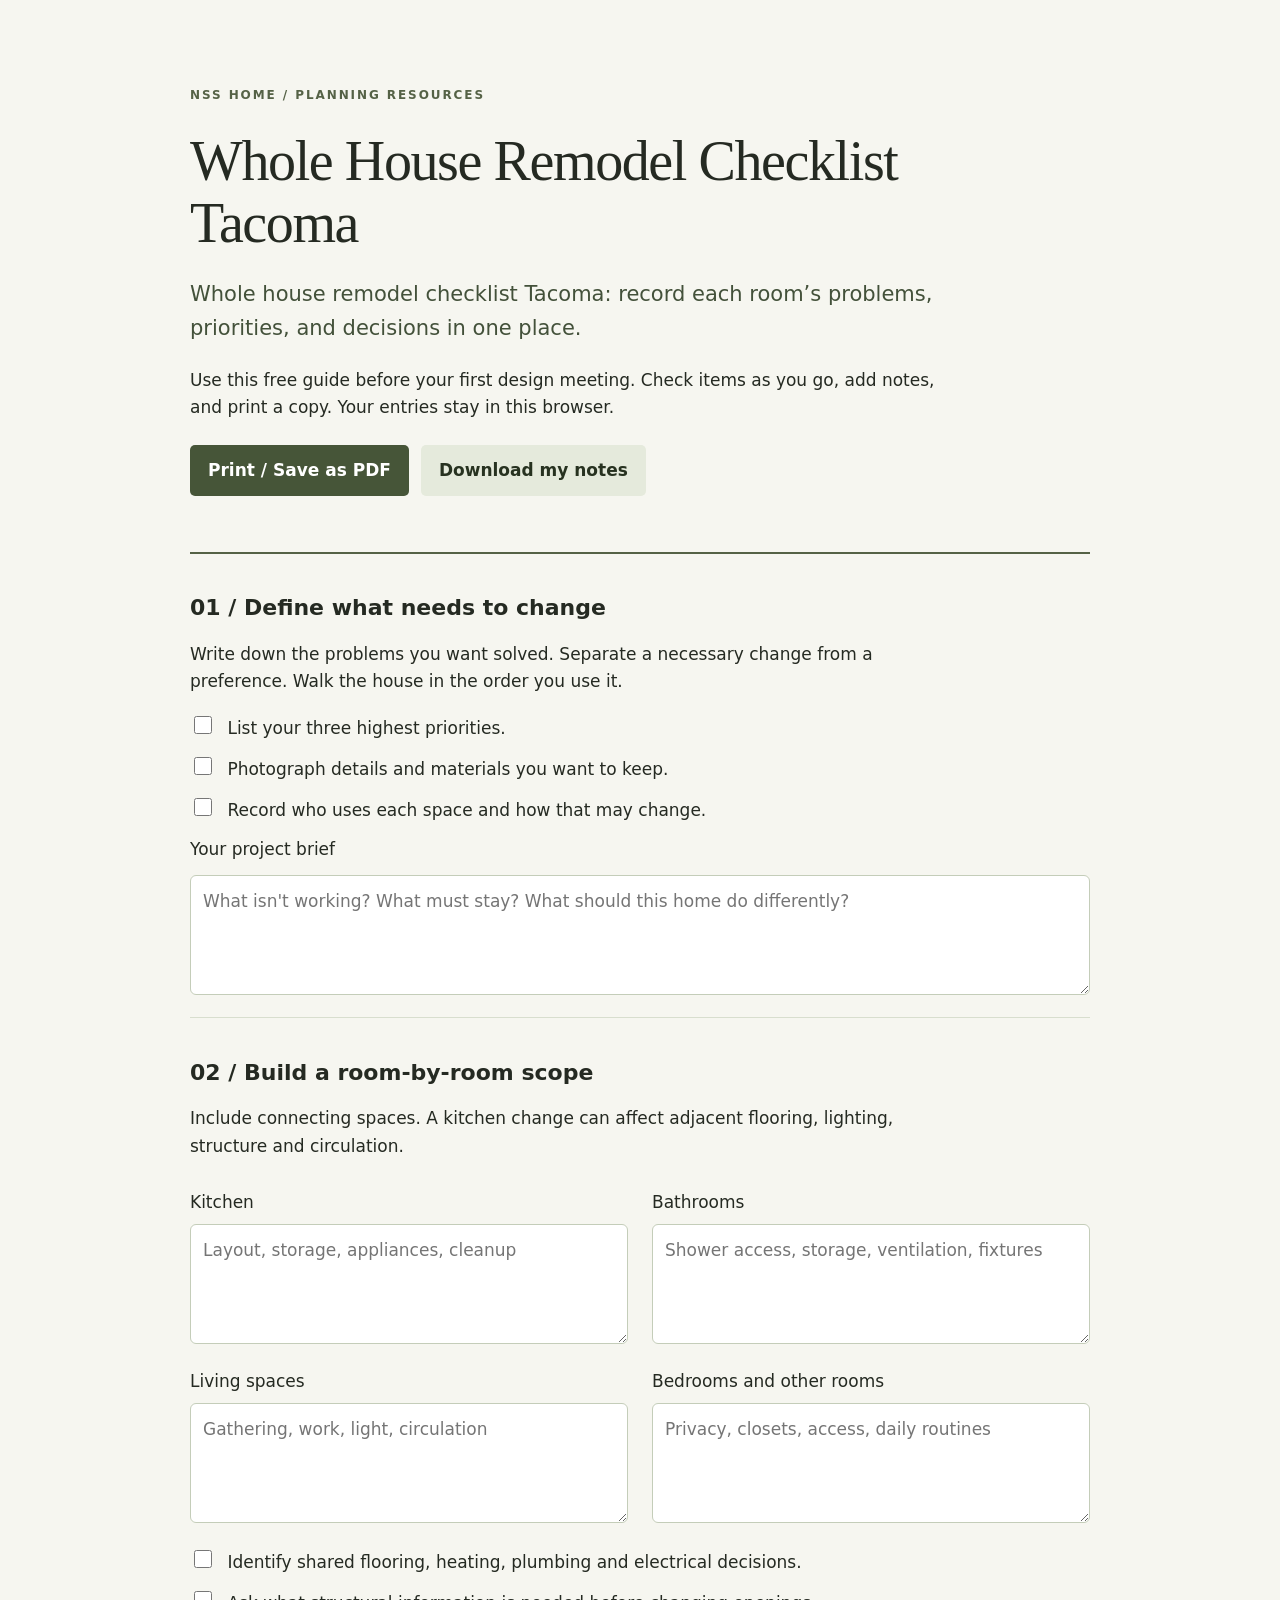
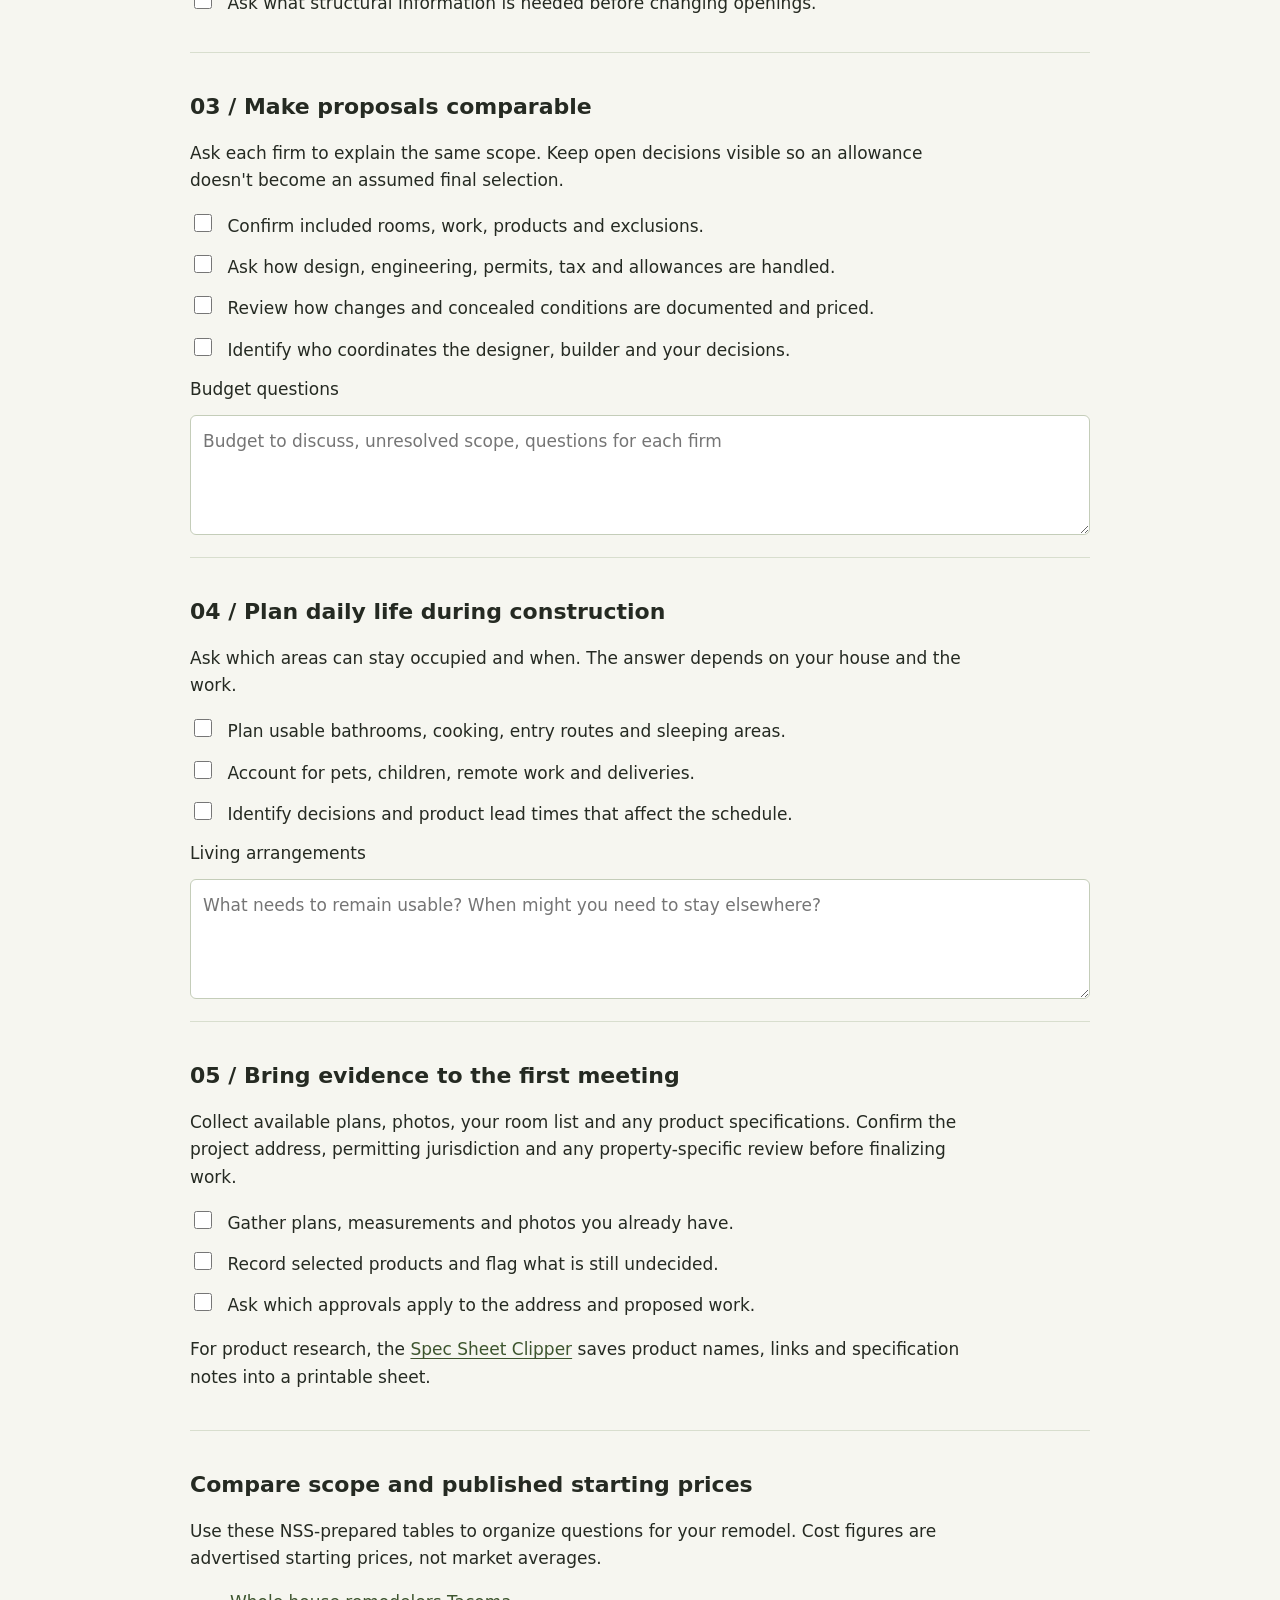
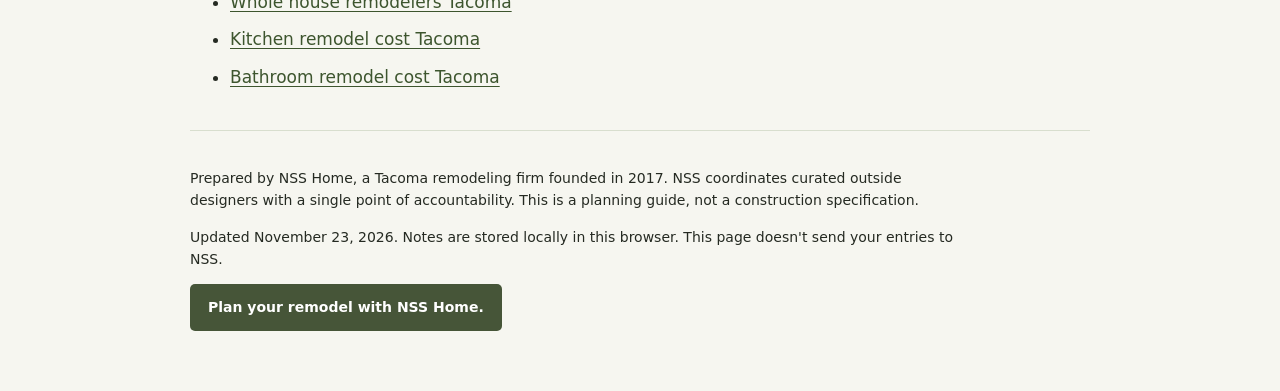
<file: index.html>
<!doctype html><html lang="en"><head><meta charset="utf-8"><meta name="viewport" content="width=device-width,initial-scale=1"><title>Whole House Remodel Checklist Tacoma | NSS Home</title><meta name="description" content="Whole house remodel checklist Tacoma: a free room-by-room planning guide. Define scope, selections, budget questions and living arrangements before construction."><meta name="robots" content="index,follow"><link rel="canonical" href="https://noblesolidsurface-lang.github.io/nss-remodel-planning/"><link rel="stylesheet" href="style.css"></head><body><main><header><span class="brand">NSS HOME / PLANNING RESOURCES</span><h1>Whole House Remodel Checklist Tacoma</h1><p class="lead">Whole house remodel checklist Tacoma: record each room’s problems, priorities, and decisions in one place.</p><p>Use this free guide before your first design meeting. Check items as you go, add notes, and print a copy. Your entries stay in this browser.</p><div class="actions"><button id="print">Print / Save as PDF</button><button id="download" class="secondary">Download my notes</button></div></header>
<section><h2>01 / Define what needs to change</h2><p>Write down the problems you want solved. Separate a necessary change from a preference. Walk the house in the order you use it.</p><label><input type="checkbox" id="goals"> List your three highest priorities.</label><label><input type="checkbox" id="keep"> Photograph details and materials you want to keep.</label><label><input type="checkbox" id="people"> Record who uses each space and how that may change.</label><label for="brief">Your project brief</label><textarea id="brief" placeholder="What isn't working? What must stay? What should this home do differently?"></textarea></section>
<section><h2>02 / Build a room-by-room scope</h2><p>Include connecting spaces. A kitchen change can affect adjacent flooring, lighting, structure and circulation.</p><div class="rooms"><label>Kitchen<textarea id="kitchen" placeholder="Layout, storage, appliances, cleanup"></textarea></label><label>Bathrooms<textarea id="baths" placeholder="Shower access, storage, ventilation, fixtures"></textarea></label><label>Living spaces<textarea id="living" placeholder="Gathering, work, light, circulation"></textarea></label><label>Bedrooms and other rooms<textarea id="other" placeholder="Privacy, closets, access, daily routines"></textarea></label></div><label><input type="checkbox" id="systems"> Identify shared flooring, heating, plumbing and electrical decisions.</label><label><input type="checkbox" id="structure"> Ask what structural information is needed before changing openings.</label></section>
<section><h2>03 / Make proposals comparable</h2><p>Ask each firm to explain the same scope. Keep open decisions visible so an allowance doesn't become an assumed final selection.</p><label><input type="checkbox" id="scope"> Confirm included rooms, work, products and exclusions.</label><label><input type="checkbox" id="fees"> Ask how design, engineering, permits, tax and allowances are handled.</label><label><input type="checkbox" id="changes"> Review how changes and concealed conditions are documented and priced.</label><label><input type="checkbox" id="owner"> Identify who coordinates the designer, builder and your decisions.</label><label for="budget">Budget questions</label><textarea id="budget" placeholder="Budget to discuss, unresolved scope, questions for each firm"></textarea></section>
<section><h2>04 / Plan daily life during construction</h2><p>Ask which areas can stay occupied and when. The answer depends on your house and the work.</p><label><input type="checkbox" id="access"> Plan usable bathrooms, cooking, entry routes and sleeping areas.</label><label><input type="checkbox" id="pets"> Account for pets, children, remote work and deliveries.</label><label><input type="checkbox" id="schedule"> Identify decisions and product lead times that affect the schedule.</label><label for="life">Living arrangements</label><textarea id="life" placeholder="What needs to remain usable? When might you need to stay elsewhere?"></textarea></section>
<section><h2>05 / Bring evidence to the first meeting</h2><p>Collect available plans, photos, your room list and any product specifications. Confirm the project address, permitting jurisdiction and any property-specific review before finalizing work.</p><label><input type="checkbox" id="docs"> Gather plans, measurements and photos you already have.</label><label><input type="checkbox" id="selections"> Record selected products and flag what is still undecided.</label><label><input type="checkbox" id="approval"> Ask which approvals apply to the address and proposed work.</label><p>For product research, the <a href="spec-sheet-clipper/">Spec Sheet Clipper</a> saves product names, links and specification notes into a printable sheet.</p></section>
<section><h2>Compare scope and published starting prices</h2><p>Use these NSS-prepared tables to organize questions for your remodel. Cost figures are advertised starting prices, not market averages.</p><ul><li><a href="https://docs.google.com/spreadsheets/d/e/2PACX-1vRPjMd28ysAgBw4f4ccbwnAqnriAqnynPfVBSU96x7ly3Xw6yN7V-mkZ8LARFzZKWRUo72lEXqlzk6i/pubhtml">Whole house remodelers Tacoma</a></li><li><a href="https://docs.google.com/spreadsheets/d/e/2PACX-1vRjqehjKdVnIMnTybtgyop7CWFAAEP0QRVKtJn5NsxWeaichd2_z7Z6P3InUzNEsBuiLfPkLgPuxtSP/pubhtml">Kitchen remodel cost Tacoma</a></li><li><a href="https://docs.google.com/spreadsheets/d/e/2PACX-1vTk0VR9Z2WY9aI72uw8Iz1-2A0C-FLPkVpGe7Zye8ZQJ_ky8Nk18pbnwGiViK1NYtrDgKAX6Sium7Nv/pubhtml">Bathroom remodel cost Tacoma</a></li></ul></section>
<p id="status" role="status" aria-live="polite"></p><footer><p>Prepared by NSS Home, a Tacoma remodeling firm founded in 2017. NSS coordinates curated outside designers with a single point of accountability. This is a planning guide, not a construction specification.</p><p>Updated November 23, 2026. Notes are stored locally in this browser. This page doesn't send your entries to NSS.</p><a class="button" href="https://nsshome.co/whole-house-remodeling">Plan your remodel with NSS Home.</a></footer></main><script src="checklist.js"></script></body></html>
</file>
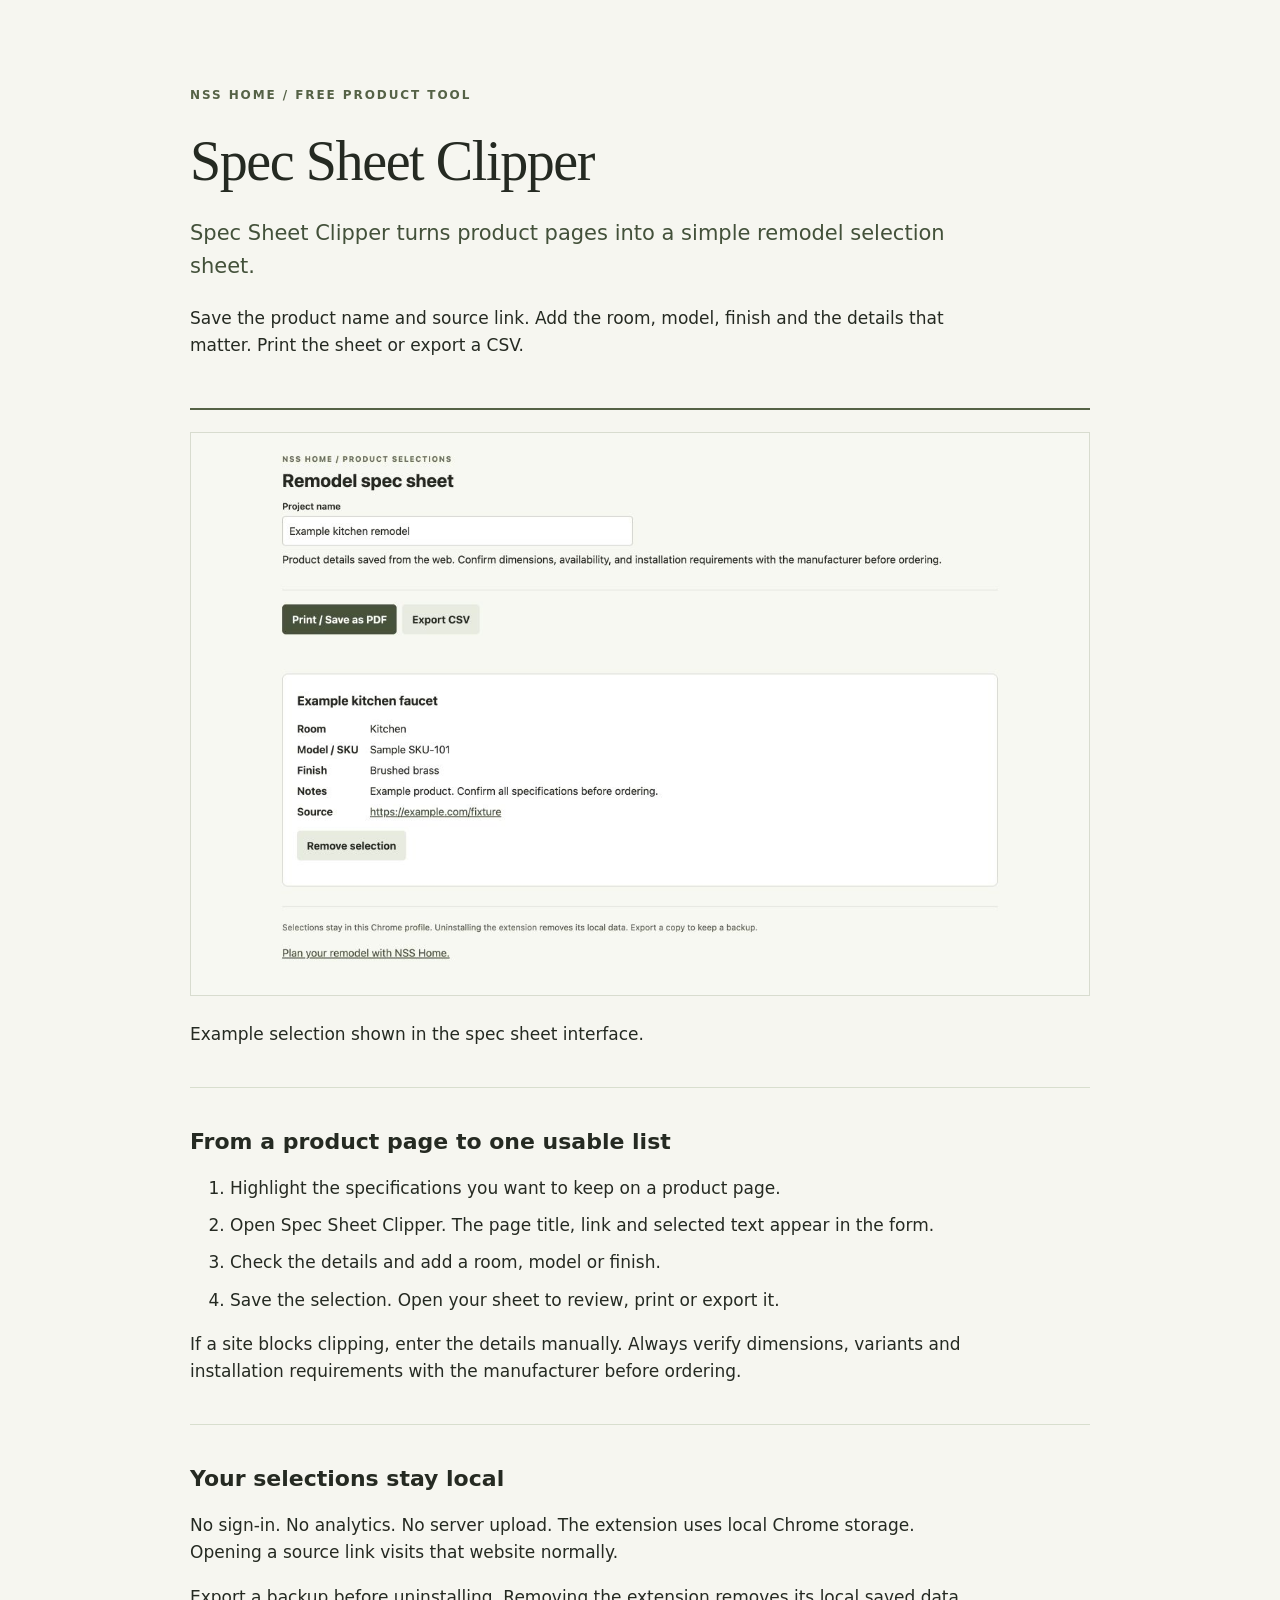
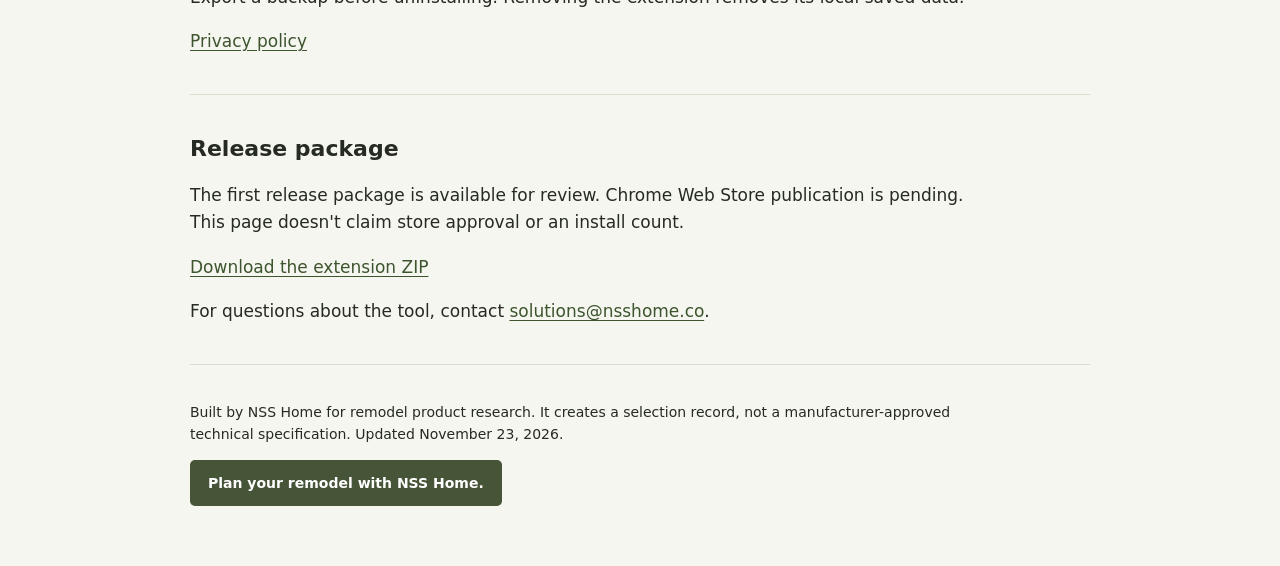
<file: spec-sheet-clipper/index.html>
<!doctype html><html lang="en"><head><meta charset="utf-8"><meta name="viewport" content="width=device-width,initial-scale=1"><title>Spec Sheet Clipper by NSS Home | Remodel Product Selections</title><meta name="description" content="Spec Sheet Clipper saves product links, selected text, room names, models and finish notes locally. Print your remodel spec sheet or export CSV. By NSS Home."><meta name="robots" content="index,follow"><link rel="canonical" href="https://noblesolidsurface-lang.github.io/nss-remodel-planning/spec-sheet-clipper/"><link rel="stylesheet" href="../style.css"></head><body><main><header><span class="brand">NSS HOME / FREE PRODUCT TOOL</span><h1>Spec Sheet Clipper</h1><p class="lead">Spec Sheet Clipper turns product pages into a simple remodel selection sheet.</p><p>Save the product name and source link. Add the room, model, finish and the details that matter. Print the sheet or export a CSV.</p></header><section><img src="screenshot.jpg" alt="Spec Sheet Clipper showing an example kitchen product, source link, room, finish, and export controls" width="1280" height="800" style="width:100%;height:auto;border:1px solid #d8dccf"><p>Example selection shown in the spec sheet interface.</p></section><section><h2>From a product page to one usable list</h2><ol><li>Highlight the specifications you want to keep on a product page.</li><li>Open Spec Sheet Clipper. The page title, link and selected text appear in the form.</li><li>Check the details and add a room, model or finish.</li><li>Save the selection. Open your sheet to review, print or export it.</li></ol><p>If a site blocks clipping, enter the details manually. Always verify dimensions, variants and installation requirements with the manufacturer before ordering.</p></section><section><h2>Your selections stay local</h2><p>No sign-in. No analytics. No server upload. The extension uses local Chrome storage. Opening a source link visits that website normally.</p><p>Export a backup before uninstalling. Removing the extension removes its local saved data.</p><p><a href="privacy.html">Privacy policy</a></p></section><section><h2>Release package</h2><p>The first release package is available for review. Chrome Web Store publication is pending. This page doesn't claim store approval or an install count.</p><p><a href="spec-sheet-clipper-1.0.0.zip" download>Download the extension ZIP</a></p><p>For questions about the tool, contact <a href="mailto:solutions@nsshome.co">solutions@nsshome.co</a>.</p></section><footer><p>Built by NSS Home for remodel product research. It creates a selection record, not a manufacturer-approved technical specification. Updated November 23, 2026.</p><a class="button" href="https://nsshome.co/kitchen-remodel">Plan your remodel with NSS Home.</a></footer></main></body></html>
</file>
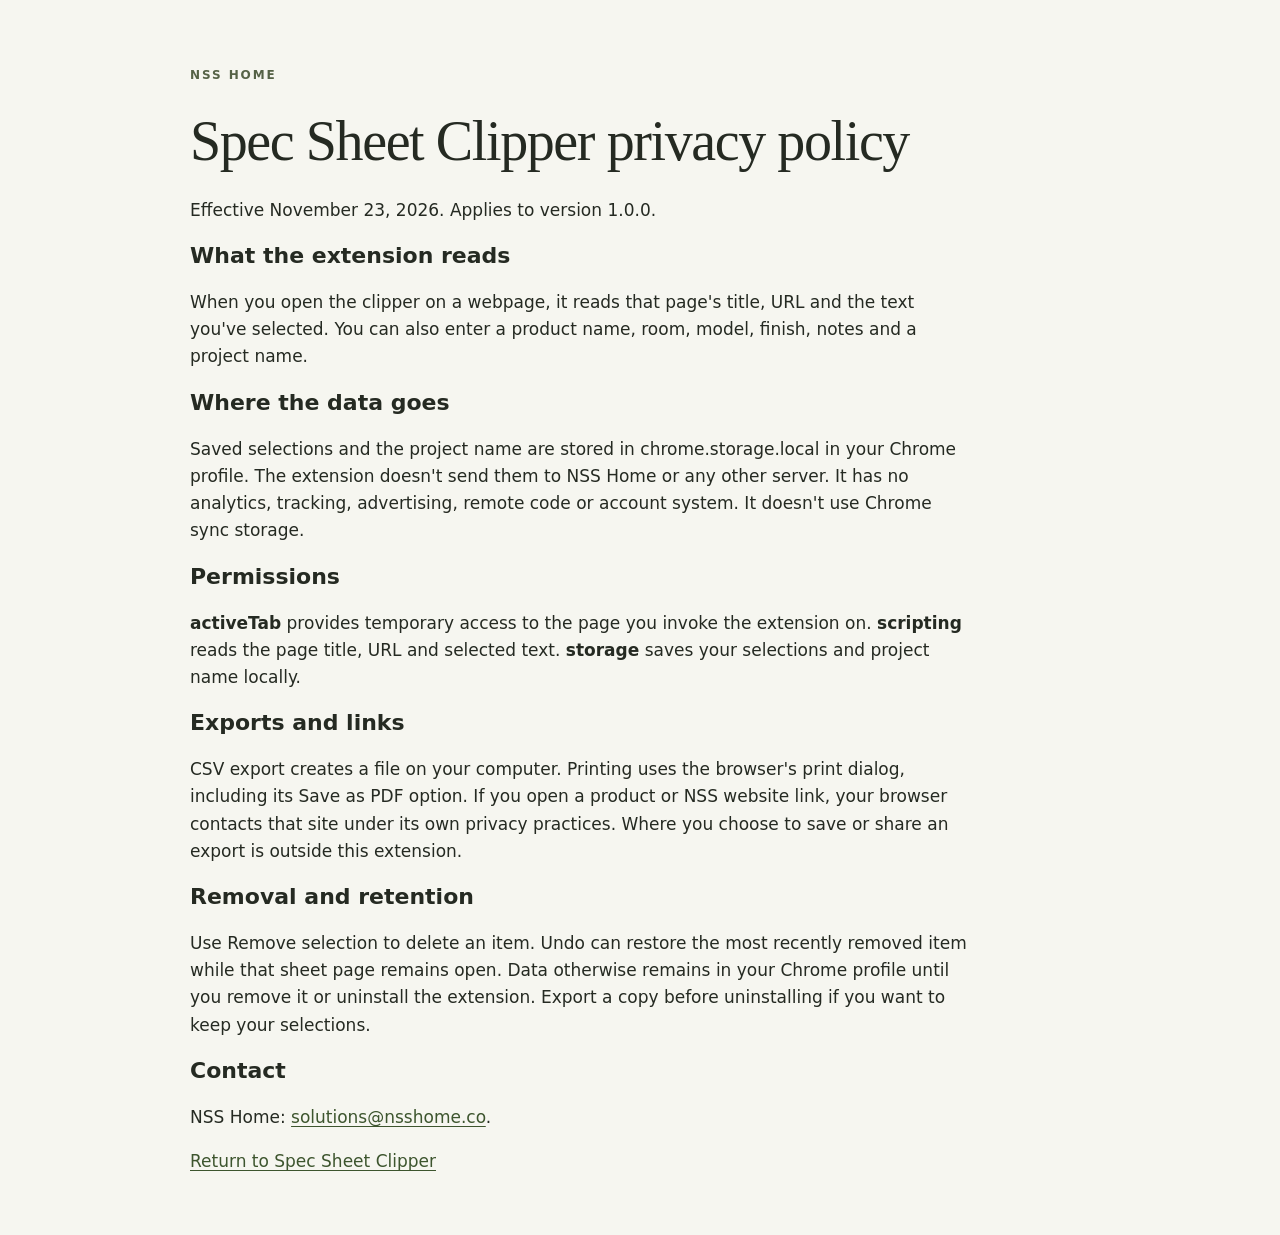
<file: spec-sheet-clipper/privacy.html>
<!doctype html><html lang="en"><head><meta charset="utf-8"><meta name="viewport" content="width=device-width,initial-scale=1"><title>Spec Sheet Clipper Privacy Policy | NSS Home</title><meta name="robots" content="index,follow"><link rel="stylesheet" href="../style.css"></head><body><main><span class="brand">NSS HOME</span><h1>Spec Sheet Clipper privacy policy</h1><p>Effective November 23, 2026. Applies to version 1.0.0.</p><h2>What the extension reads</h2><p>When you open the clipper on a webpage, it reads that page's title, URL and the text you've selected. You can also enter a product name, room, model, finish, notes and a project name.</p><h2>Where the data goes</h2><p>Saved selections and the project name are stored in chrome.storage.local in your Chrome profile. The extension doesn't send them to NSS Home or any other server. It has no analytics, tracking, advertising, remote code or account system. It doesn't use Chrome sync storage.</p><h2>Permissions</h2><p><strong>activeTab</strong> provides temporary access to the page you invoke the extension on. <strong>scripting</strong> reads the page title, URL and selected text. <strong>storage</strong> saves your selections and project name locally.</p><h2>Exports and links</h2><p>CSV export creates a file on your computer. Printing uses the browser's print dialog, including its Save as PDF option. If you open a product or NSS website link, your browser contacts that site under its own privacy practices. Where you choose to save or share an export is outside this extension.</p><h2>Removal and retention</h2><p>Use Remove selection to delete an item. Undo can restore the most recently removed item while that sheet page remains open. Data otherwise remains in your Chrome profile until you remove it or uninstall the extension. Export a copy before uninstalling if you want to keep your selections.</p><h2>Contact</h2><p>NSS Home: <a href="mailto:solutions@nsshome.co">solutions@nsshome.co</a>.</p><p><a href="./">Return to Spec Sheet Clipper</a></p></main></body></html>
</file>
<file: style.css>
:root{font:17px/1.6 system-ui,sans-serif;color:#252a22;background:#f6f6f0}*{box-sizing:border-box}body{margin:0}main{width:min(100% - 40px,900px);margin:60px auto}header{padding:20px 0 32px;border-bottom:2px solid #556246}.brand{font-size:12px;letter-spacing:.16em;font-weight:750;color:#556246}h1{font:clamp(34px,5vw,56px)/1.1 Georgia,serif;max-width:800px;letter-spacing:-.025em;margin:24px 0}h2{font-size:22px;line-height:1.3}h3{font-size:18px}.lead{font-size:21px;color:#43513a}section{padding:22px 0;border-bottom:1px solid #d8dece}p{max-width:780px}label{display:block;margin:12px 0}input[type=checkbox]{width:18px;height:18px;margin-right:10px;accent-color:#465c36}textarea{font:inherit;display:block;width:100%;min-height:120px;padding:12px;border:1px solid #c4cdb9;border-radius:6px;resize:vertical;background:#fff;color:inherit;margin-top:8px}.rooms{display:grid;grid-template-columns:1fr 1fr;gap:0 24px}.actions{display:flex;flex-wrap:wrap;gap:12px;margin:24px 0}button,.button{font:inherit;font-weight:650;padding:12px 18px;background:#465538;color:#fff;border:0;border-radius:5px;cursor:pointer;display:inline-block;text-decoration:none}button.secondary{background:#e5eadc;color:#273220}a{color:#3d552e;text-underline-offset:3px}button:focus-visible,a:focus-visible{outline:3px solid #c18d30;outline-offset:4px}footer{margin-top:36px;font-size:14px}li{margin:10px 0}.callout{background:#e8eddf;padding:20px;border-radius:8px}code{font-size:.9em}#status{font-size:14px}@media(max-width:620px){main{margin-top:24px}.rooms{grid-template-columns:1fr}}@media print{body{background:#fff}main{width:100%;margin:0;font-size:11pt}h1{font-size:26pt}.actions,#status{display:none}section{break-inside:avoid}textarea{border:1px solid #aaa;min-height:60px}footer .button{background:transparent;color:black;padding:0}}
</file>
